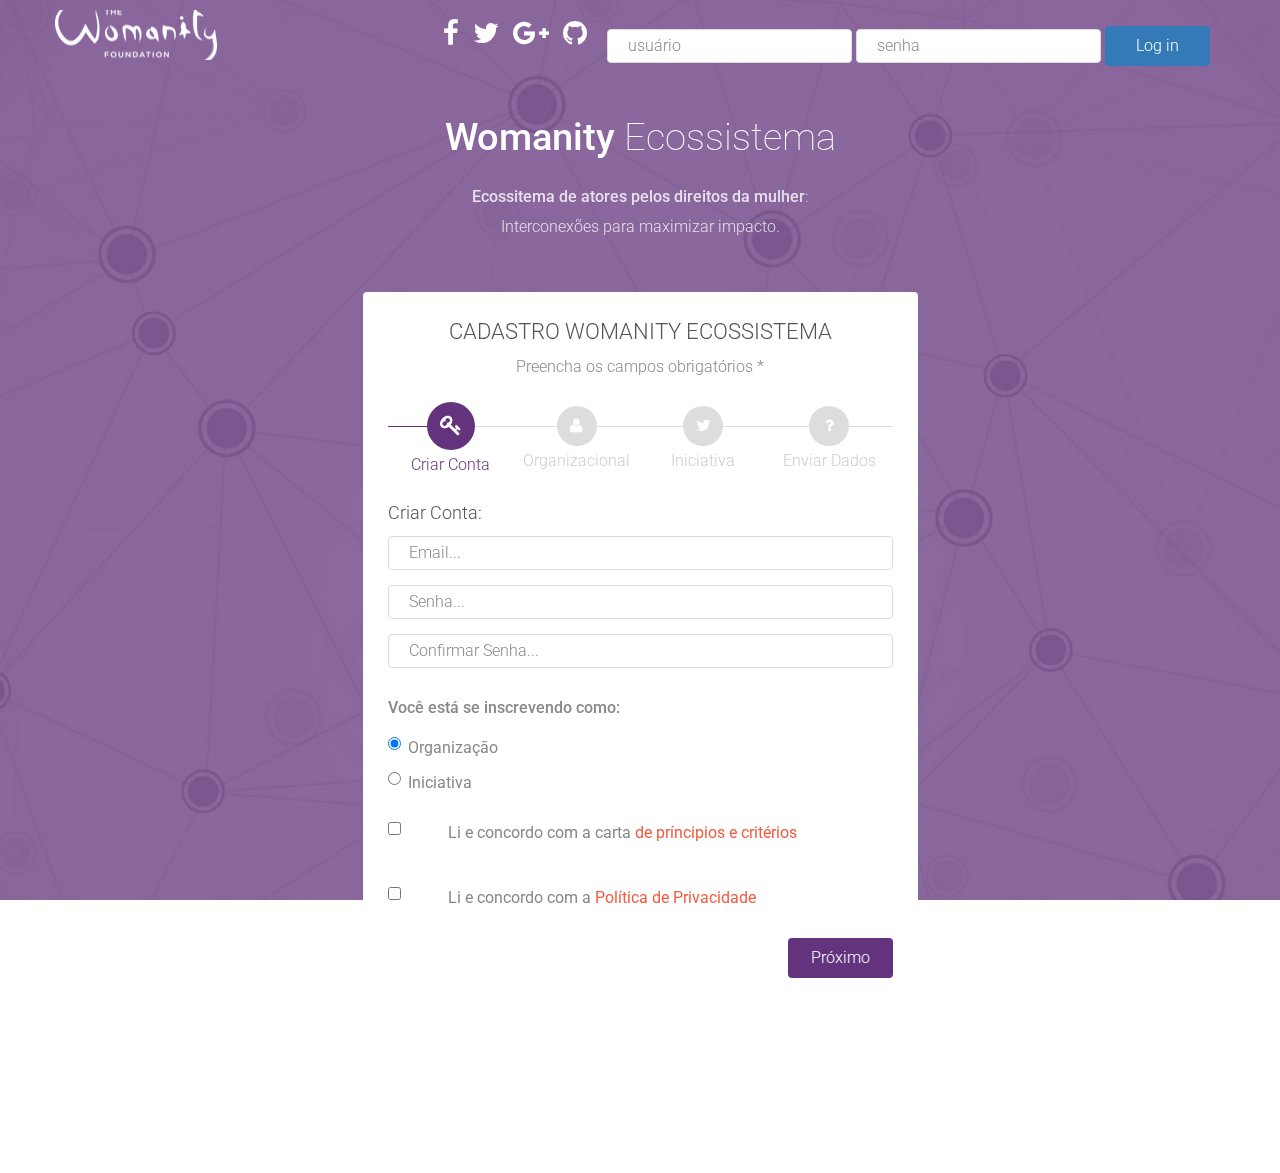
<file: index.html>
<!DOCTYPE html>
<html lang="en">

    <head>

        <meta charset="utf-8">
        <meta http-equiv="X-UA-Compatible" content="IE=edge">
        <meta name="viewport" content="width=device-width, initial-scale=1">
        <title> Womanity Ecossistema </title>

        <!-- CSS -->
        <link rel="stylesheet" href="http://fonts.googleapis.com/css?family=Roboto:400,100,300,500">
        <link rel="stylesheet" href="assets/bootstrap/css/bootstrap.min.css">
        <link rel="stylesheet" href="assets/font-awesome/css/font-awesome.min.css">
		<link rel="stylesheet" href="assets/css/form-elements.css">
        <link rel="stylesheet" href="assets/css/style.css">

        <!-- HTML5 Shim and Respond.js IE8 support of HTML5 elements and media queries -->
        <!-- WARNING: Respond.js doesn't work if you view the page via file:// -->
        <!--[if lt IE 9]>
            <script src="https://oss.maxcdn.com/libs/html5shiv/3.7.0/html5shiv.js"></script>
            <script src="https://oss.maxcdn.com/libs/respond.js/1.4.2/respond.min.js"></script>
        <![endif]-->

        <!-- Favicon and touch icons -->
        <link rel="shortcut icon" href="assets/ico/favicon.png">
        <link rel="apple-touch-icon-precomposed" sizes="144x144" href="assets/ico/apple-touch-icon-144-precomposed.png">
        <link rel="apple-touch-icon-precomposed" sizes="114x114" href="assets/ico/apple-touch-icon-114-precomposed.png">
        <link rel="apple-touch-icon-precomposed" sizes="72x72" href="assets/ico/apple-touch-icon-72-precomposed.png">
        <link rel="apple-touch-icon-precomposed" href="assets/ico/apple-touch-icon-57-precomposed.png">

    </head>

    <body>

		<!-- Top menu -->
		<nav class="navbar navbar-inverse navbar-no-bg" role="navigation">
			<div class="container">
				<div class="navbar-header">
					<button type="button" class="navbar-toggle collapsed" data-toggle="collapse" data-target="#top-navbar-1">
						<span class="sr-only">Toggle navigation</span>
						<span class="icon-bar"></span>
						<span class="icon-bar"></span>
						<span class="icon-bar"></span>
					</button>
					<a class="navbar-brand" href="index.html">Womanity Ecossistema</a>
				</div>
				<!-- Collect the nav links, forms, and other content for toggling -->
				<div class="collapse navbar-collapse" id="top-navbar-1">
					<ul class="nav navbar-nav navbar-right">
						<li>

                            <form class="navbar-form navbar-right">
                                <div class="form-group">
                                  <input type="text" placeholder="usuário" class="form-control">
                                </div>
                                <div class="form-group">
                                  <input type="password" placeholder="senha" class="form-control">
                                </div>
                                <button type="submit" class="btn btn-primary">Log in</button>
                            </form>


                            <!--
							<span class="li-text">
								Put some text or
							</span> 
							<a href="#"><strong>links</strong></a> 
							<span class="li-text">
								here, or some icons: 
							</span> 

                        -->
							<span class="li-social">
								<a href="https://www.facebook.com/pages/Azmindcom/196582707093191" target="_blank"><i class="fa fa-facebook"></i></a> 
								<a href="https://twitter.com/anli_zaimi" target="_blank"><i class="fa fa-twitter"></i></a> 
								<a href="https://plus.google.com/+AnliZaimi_azmind" target="_blank"><i class="fa fa-google-plus"></i></a> 
								<a href="https://github.com/AZMIND" target="_blank"><i class="fa fa-github"></i></a>
							</span>
						</li>
					</ul>
				</div>
			</div>
		</nav>

        <!-- Top content -->
        <div class="top-content">
            <div class="container">
                
                <div class="row">
                    <div class="col-sm-8 col-sm-offset-2 text">
                        <h1><strong>Womanity </strong>Ecossistema</h1>
                        <div class="description">
                       	    <p>
                                <strong>Ecossitema de atores pelos direitos da mulher</strong>:<br>
                                 Interconexões para maximizar impacto.</br>
                            
                            </p>
                        </div>
                    </div>
                </div>
                
                <div class="row">
                    <div class="col-sm-10 col-sm-offset-1 col-md-8 col-md-offset-2 col-lg-6 col-lg-offset-3 form-box">
                    	<form role="form" action="" method="post" class="f1">

                    		<h3>Cadastro Womanity Ecossistema</h3>
                    		<p>Preencha os campos obrigatórios *</p>
                            <!-- Etapas do Formulário: -->
                    		<div class="f1-steps">
                    			<div class="f1-progress">
                    			    <div class="f1-progress-line" data-now-value="12.5" data-number-of-steps="4" style="width: 12.5%;"></div>
                    			</div>
                                <!-- Etapa 1 : Criar Conta -->
                    			<div class="f1-step active">
                    				<div class="f1-step-icon"><i class="fa fa-key"></i></div>
                    				<p>Criar Conta</p>
                    			</div>
                                 <!-- Etapa 2 : Formulário Tipo Organizacional -->
                    			<div class="f1-step">
                    				<div class="f1-step-icon"><i class="fa fa-user"></i></div>
                    				<p>Organizacional</p>
                    			</div>
                                 <!-- Etapa 3 : Formulário Tipo Inicitiva -->
                    		    <div class="f1-step">
                    				<div class="f1-step-icon"><i class="fa fa-twitter"></i></div>
                    				<p>Iniciativa</p>
                    			</div>
                                <!-- Etapa 4 : Envio de dados -->
                                <div class="f1-step">
                                    <div class="f1-step-icon"><i class="fa fa-question"></i></div>
                                    <p>Enviar Dados</p>
                                </div>

                    		</div> <!--Fim Etapas do Formuário-->

                            <!-- Formulário Etapa 1:  Criar Conta -->
                    		
                    		<fieldset>
                    		    <h4>Criar Conta:</h4>
                                
                                <!-- E-mail -->
                                <div class="form-group">
                                    <label class="sr-only" for="f1-email">Email</label>
                                    <input type="text" name="f1-email" placeholder="Email..." class="f1-email form-control" id="f1-email">
                                </div>
                                 <!-- Senha-->
                                <div class="form-group">
                                    <label class="sr-only" for="f1-password">Senha</label>
                                    <input type="password" name="f1-password" placeholder="Senha..." class="f1-password form-control" id="f1-password">
                                </div>
                                 <!-- Confirma Senha-->
                                 <div class="form-group">
                                    <label class="sr-only" for="f1-repeat-password">Confirmar Senha</label>
                                    <input type="password" name="f1-repeat-password" placeholder="Confirmar Senha..." 
                                                        class="f1-repeat-password form-control" id="f1-repeat-password">
                                </div>
                                
                                <!--
                                <div class="form-group">
                                    <label class="sr-only" for="f1-about-yourself">About yourself</label>
                                    <textarea name="f1-about-yourself" placeholder="About yourself..." 
                                    	                 class="f1-about-yourself form-control" id="f1-about-yourself"></textarea>
                                </div>
                            -->

<!--Tipo: Ong/Iniciativa-->

  <div class="row">
     <div class="col-md-12">     
         <div class="radio">
            <p class="text-left"><strong>Você está se inscrevendo como:</strong></p>
             <label>
                <input type="radio" name="optionsRadios" id="optionsRadios1" value="option1" checked>
                Organizaçāo
            </label>
        </div>

<div class="radio">
            <label>
                <input type="radio" name="optionsRadios" id="optionsRadios2" value="option2">
            Iniciativa
            </label>
</div> <!--Fim Ong/Inicitiva--> 



<!--Checkbox Carta e Princípios-->                        


<div class="row">  
    <div class="col-md-12">          
      <div class="form-group">
        <div class="checkbox">
          <label>
            <input type="checkbox" data-error="Você deve marcar este campo!" required>
           <ul>
                   Li e concordo com a carta <a href = "#" id ="check1" data-toggle="modal" data-target="#login-modal"> de príncipios e critérios </a> 
                    <div class="modal fade" tabindex="-1" role="dialog" aria-labelledby="gridSystemModalLabel" id= "login-modal">
                      <div class="modal-dialog" role="document">
                        <div class="modal-content">
                          <div class="modal-header">
                            <button type="button" class="close" data-dismiss="modal" aria-label="Close"><span aria-hidden="true">×</span></button>
                            <h4 class="modal-title" id="gridSystemModalLabel">Príncipios e Critérios</h4>
                          </div>
                          <div class="modal-body">
                          <p>Lorem ipsum dolor sit amet, in porro albucius qui, in nec quod novum accumsan, mei ludus tamquam dolores id. No sit debitis meliore postulant, per ex prompta alterum sanctus, pro ne quod dicunt sensibus.

Lorem ipsum dolor sit amet, in porro albucius qui, in nec quod novum accumsan, mei ludus tamquam dolores id. No sit debitis meliore postulant, per ex prompta alterum sanctus, pro ne quod dicunt sensibus. Lorem ipsum dolor sit amet, in porro albucius qui, in nec quod novum accumsan, mei ludus tamquam dolores id. No sit debitis meliore postulant, per ex prompta alterum sanctus, pro ne quod dicunt sensibus.

Lorem ipsum dolor sit amet, in porro albucius qui, in nec quod novum accumsan, mei ludus tamquam dolores id. No sit debitis meliore postulant, per ex prompta alterum sanctus, pro ne quod dicunt sensibus.</p>
        </ul>
                
      </label>
      
    </div>
  </div>


  <!--Checkbox Política de Privacidade-->    

  <div class= "row">
<div class="col-md-12">          
      <div class="form-group">
        <div class="checkbox">
          <label>
            <input type="checkbox" data-error="Você deve marcar este campo!" required>
           <ul>
                   Li e concordo com a  <a href = "#" id ="check2" data-toggle="modal" data-target="#login-modal2"> Política de Privacidade </a> 
                    <div class="modal fade" tabindex="-1" role="dialog" aria-labelledby="gridSystemModalLabel" id= "login-modal2">
                      <div class="modal-dialog" role="document">
                        <div class="modal-content">
                          <div class="modal-header">
                            <button type="button" class="close" data-dismiss="modal" aria-label="Close"><span aria-hidden="true">×</span></button>
                            <h4 class="modal-title" id="gridSystemModalLabel">Política de Privacidade</h4>
                          </div>
                          <div class="modal-body">
                          <p>Lorem ipsum dolor sit amet, in porro albucius qui, in nec quod novum accumsan, mei ludus tamquam dolores id. No sit debitis meliore postulant, per ex prompta alterum sanctus, pro ne quod dicunt sensibus.

Lorem ipsum dolor sit amet, in porro albucius qui, in nec quod novum accumsan, mei ludus tamquam dolores id. No sit debitis meliore postulant, per ex prompta alterum sanctus, pro ne quod dicunt sensibus. Lorem ipsum dolor sit amet, in porro albucius qui, in nec quod novum accumsan, mei ludus tamquam dolores id. No sit debitis meliore postulant, per ex prompta alterum sanctus, pro ne quod dicunt sensibus.

Lorem ipsum dolor sit amet, in porro albucius qui, in nec quod novum accumsan, mei ludus tamquam dolores id. No sit debitis meliore postulant, per ex prompta alterum sanctus, pro ne quod dicunt sensibus.</p>
    
                </ul>
      </label>
      
    </div>
  </div>


<!--Botāo Próximo-->


 <div class="f1-buttons">
    <button type="button" class="btn btn-next">Próximo</button>
</div>
</fieldset>                               


<!--Formulário tipo: Organizacional-->

<fieldset>
<h4>Dados Organizacionais:</h4>
<div class="form-group">
    <label class="sr-only" for="f1-email">Nome Completo</label>
        <input type="text" name="f1-email" placeholder="responsável pelo preenchimento do cadastro" class="f1-email form-control" id="f1-email">
</div>
<div class="form-group">
 <label class="sr-only" for="f1-password">Cargo</label>
    <input type="text" name="f1-password" placeholder="Cargo" class="f1-password form-control" id="f1-password">
</div>

<div class="form-group">
    <label class="sr-only" for="f1-repeat-password">Celular</label>
        <input type="tel" name="f1-repeat-password" placeholder="(xx) xxxxx-xxxx"
           class="f1-repeat-password form-control" id="f1-repeat-password">
</div>


<div class="form-group">
    <label class="sr-only" for="f1-email">Nome Contato2</label>
        <input type="text" name="f1-email" placeholder="responsável pela organização ou suplente" class="f1-email form-control" id="f1-email">
</div>

<div class="form-group">
 <label class="sr-only" for="f1-password">Cargo</label>
    <input type="text" name="f1-password" placeholder="Cargo do responsável pela organizaçāo/suplente" class="f1-password form-control" id="f1-password">
</div>

<div class="form-group">
    <label class="sr-only" for="f1-email">E-mail Contato2</label>
        <input type="text" name="f1-email" placeholder="responsável pela organização ou suplente" class="f1-email form-control" id="f1-email">
</div>

<div class="form-group">
    <label class="sr-only" for="f1-repeat-password">Celular Contato2</label>
        <input type="tel" name="f1-repeat-password" placeholder="(xx) xxxxx-xxxx"
           class="f1-repeat-password form-control" id="f1-repeat-password">
</div>


<div class="f1-buttons">
    <button type="button" class="btn btn-previous">Previous</button>
    <button type="button" class="btn btn-next">Next</button>
</div>


</fieldset>

<!--Formulário tipo: Inicitiva-->

<fieldset>
    <h4>Inicitiva</h4>
        <div class="form-group">
            <label class="sr-only" for="f1-facebook">Facebook</label>
            <input type="text" name="f1-facebook" placeholder="Facebook..." class="f1-facebook form-control" id="f1-facebook">
        </div>


        <div class="form-group">
            <label class="sr-only" for="f1-twitter">Twitter</label>
                <input type="text" name="f1-twitter" placeholder="Twitter..." class="f1-twitter form-control" id="f1-twitter">
        </div>


        <div class="form-group">
            <label class="sr-only" for="f1-google-plus">Google plus</label>
                <input type="text" name="f1-google-plus" placeholder="Google plus..." class="f1-google-plus form-control" id="f1-google-plus">
        </div>


        <div class="f1-buttons">
            <button type="button" class="btn btn-previous">Previous</button>
            <button type="submit" class="btn btn-submit">Submit</button>
        </div>

                            </fieldset>
                    	
                    	</form>
                    </div>
                </div>
                    
            </div>
        </div>


        <!-- Javascript -->
        <script src="assets/js/jquery-1.11.1.min.js"></script>
        <script src="assets/bootstrap/js/bootstrap.min.js"></script>
        <script src="assets/js/jquery.backstretch.min.js"></script>
        <script src="assets/js/retina-1.1.0.min.js"></script>
        <script src="assets/js/scripts.js"></script>
        
        <!--[if lt IE 10]>
            <script src="assets/js/placeholder.js"></script>
        <![endif]-->

    </body>

</html>
</file>
<file: assets/css/form-elements.css>
input[type="text"], 
input[type="password"], 
textarea, 
textarea.form-control {
	height: 34px;
    margin: 0;
    padding: 0 20px;
    vertical-align: middle;
    background: #fff;
    border: 1px solid #ddd;
    font-family: 'Roboto', sans-serif;
    font-size: 16px;
    font-weight: 300;
    line-height: 34px;
    color: #888;
    -moz-border-radius: 4px; -webkit-border-radius: 4px; border-radius: 4px;
    -moz-box-shadow: none; -webkit-box-shadow: none; box-shadow: none;
    -o-transition: all .3s; -moz-transition: all .3s; -webkit-transition: all .3s; -ms-transition: all .3s; transition: all .3s;
}

textarea, 
textarea.form-control {
	height: 90px;
	padding-top: 8px;
	padding-bottom: 8px;
	line-height: 30px;
}

input[type="text"]:focus, 
input[type="password"]:focus, 
textarea:focus, 
textarea.form-control:focus {
	outline: 0;
	background: #fff;
    border: 1px solid #ccc;
    -moz-box-shadow: none; -webkit-box-shadow: none; box-shadow: none;
}

input[type="text"]:-moz-placeholder, input[type="password"]:-moz-placeholder, 
textarea:-moz-placeholder, textarea.form-control:-moz-placeholder { color: #888; }

input[type="text"]:-ms-input-placeholder, input[type="password"]:-ms-input-placeholder, 
textarea:-ms-input-placeholder, textarea.form-control:-ms-input-placeholder { color: #888; }

input[type="text"]::-webkit-input-placeholder, input[type="password"]::-webkit-input-placeholder, 
textarea::-webkit-input-placeholder, textarea.form-control::-webkit-input-placeholder { color: #888; }

label { font-weight: 300; }


button.btn {
	min-width: 105px;
	height: 40px;
    margin: 0;
    padding: 0 20px;
    vertical-align: middle;
    border: 0;
    font-family: 'Roboto', sans-serif;
    font-size: 16px;
    font-weight: 300;
    line-height: 40px;
    color: #fff;
    -moz-border-radius: 4px; -webkit-border-radius: 4px; border-radius: 4px;
    text-shadow: none;
    -moz-box-shadow: none; -webkit-box-shadow: none; box-shadow: none;
    -o-transition: all .3s; -moz-transition: all .3s; -webkit-transition: all .3s; -ms-transition: all .3s; transition: all .3s;
}

button.btn:hover { opacity: 0.6; color: #fff; }
button.btn:active { outline: 0; opacity: 0.6; color: #fff; -moz-box-shadow: none; -webkit-box-shadow: none; box-shadow: none; }
button.btn:focus,
button.btn:active:focus,
button.btn.active:focus { outline: 0; opacity: 0.6; color: #fff; }

button.btn.btn-next,
button.btn.btn-next:focus,
button.btn.btn-next:active:focus, button.btn.btn-next.active:focus { background: #63347d; }

button.btn.btn-submit,
button.btn.btn-submit:focus,
button.btn.btn-submit:active:focus, button.btn.btn-submit.active:focus { background: #63347d; }

button.btn.btn-previous,
button.btn.btn-previous:focus,
button.btn.btn-previous:active:focus, button.btn.btn-previous.active:focus { background: #bbb; }
</file>
<file: assets/css/style.css>
body {
    font-family: 'Roboto', sans-serif;
    font-size: 16px;
    font-weight: 300;
    color: #888;
    line-height: 30px;
    text-align: center;
}

strong { font-weight: 500; }

a, a:hover, a:focus {
	color: #f35b3f;
	text-decoration: none;
    -o-transition: all .3s; -moz-transition: all .3s; -webkit-transition: all .3s; -ms-transition: all .3s; transition: all .3s;
}

h1, h2 {
	margin-top: 10px;
	font-size: 38px;
    font-weight: 100;
    color: #555;
    line-height: 50px;
}

h3 {
	font-size: 22px;
    font-weight: 300;
    color: #555;
    line-height: 30px;
}

h4 {
	font-size: 18px;
    font-weight: 300;
    color: #555;
    line-height: 26px;
}

img { max-width: 100%; }

::-moz-selection { background: #f35b3f; color: #fff; text-shadow: none; }
::selection { background: #f35b3f; color: #fff; text-shadow: none; }


/***** Top menu *****/

.navbar {
	padding-top: 10px;
	background: #333;
	background: rgba(51, 51, 51, 0.3);
	border: 0;
	-o-transition: all .3s; -moz-transition: all .3s; -webkit-transition: all .3s; -ms-transition: all .3s; transition: all .3s;
}
.navbar.navbar-no-bg { background: none; }

ul.navbar-nav {
	font-size: 16px;
	color: #fff;
}

.navbar-inverse ul.navbar-nav li { padding-top: 8px; padding-bottom: 8px; }

.navbar-inverse ul.navbar-nav li .li-text { opacity: 0.8; }

.navbar-inverse ul.navbar-nav li a { display: inline; padding: 0; color: #fff; }
.navbar-inverse ul.navbar-nav li a:hover { color: #fff; opacity: 1; border-bottom: 1px dotted #fff; }
.navbar-inverse ul.navbar-nav li a:focus { color: #fff; outline: 0; opacity: 1; border-bottom: 1px dotted #fff; }

.navbar-inverse ul.navbar-nav li .li-social a {
	margin: 0 5px;
	font-size: 28px;
	vertical-align: middle;
}
.navbar-inverse ul.navbar-nav li .li-social a:hover, 
.navbar-inverse ul.navbar-nav li .li-social a:focus { border: 0; color: #63347d; }

.navbar-brand {
	width: 162px;
	background: url(../img/logo.png) left center no-repeat;
	text-indent: -99999px;
}


/***** Top content *****/

.top-content { padding: 0px 0 170px 0; }

.top-content .text { color: #fff; }
.top-content .text h1 { color: #fff; }
.top-content .description { margin: 20px 0 10px 0; }
.top-content .description p { opacity: 0.8; }
.top-content .description a { color: #fff; }
.top-content .description a:hover, 
.top-content .description a:focus { border-bottom: 1px dotted #fff; }

.form-box { padding-top: 40px; }

.f1 {
	padding: 25px; background: #fff;
	-moz-border-radius: 4px; -webkit-border-radius: 4px; border-radius: 4px;
}
.f1 h3 { margin-top: 0; margin-bottom: 5px; text-transform: uppercase; }

.f1-steps { overflow: hidden; position: relative; margin-top: 20px; }

.f1-progress { position: absolute; top: 24px; left: 0; width: 100%; height: 1px; background: #ddd; }
.f1-progress-line { position: absolute; top: 0; left: 0; height: 1px; background: #63347d; }

.f1-step { position: relative; float: left; width: 25%; padding: 0 5px; }

.f1-step-icon {
	display: inline-block; width: 40px; height: 40px; margin-top: 4px; background: #ddd;
	font-size: 16px; color: #fff; line-height: 40px;
	-moz-border-radius: 50%; -webkit-border-radius: 50%; border-radius: 50%;
}
.f1-step.activated .f1-step-icon {
	background: #fff; border: 1px solid #63347d; color: #63347d; line-height: 38px;
}
.f1-step.active .f1-step-icon {
	width: 48px; height: 48px; margin-top: 0; background: #63347d; font-size: 22px; line-height: 48px;
}

.f1-step p { color: #ccc; }
.f1-step.activated p { color: #63347d; }
.f1-step.active p { color: #63347d; }

.f1 fieldset { display: none; text-align: left; }

.f1-buttons { text-align: right; }

.f1 .input-error { border-color: #63347d; }



/***** Media queries *****/

@media (min-width: 992px) and (max-width: 1199px) {}

@media (min-width: 768px) and (max-width: 991px) {}

@media (max-width: 767px) {
	
	.navbar { padding-top: 0; }
	.navbar.navbar-no-bg { background: #333; background: rgba(51, 51, 51, 0.9); }
	.navbar-brand { height: 60px; margin-left: 15px; }
	.navbar-collapse { border: 0; }
	.navbar-toggle { margin-top: 12px; }
	
	.top-content { padding: 40px 0 110px 0; }

}

@media (max-width: 415px) {
	
	h1, h2 { font-size: 32px; }
	
	.f1 { padding-bottom: 20px; }
	.f1-buttons button { margin-bottom: 5px; }

}


/* Retina-ize images/icons */

@media
only screen and (-webkit-min-device-pixel-ratio: 2),
only screen and (   min--moz-device-pixel-ratio: 2),
only screen and (     -o-min-device-pixel-ratio: 2/1),
only screen and (        min-device-pixel-ratio: 2),
only screen and (                min-resolution: 192dpi),
only screen and (                min-resolution: 2dppx) {
	
	/* logo */
    .navbar-brand {
    	background-image: url(../img/logo@2x.png) !important; background-repeat: no-repeat !important; background-size: 162px 67px !important;
    }
	
}
</file>
